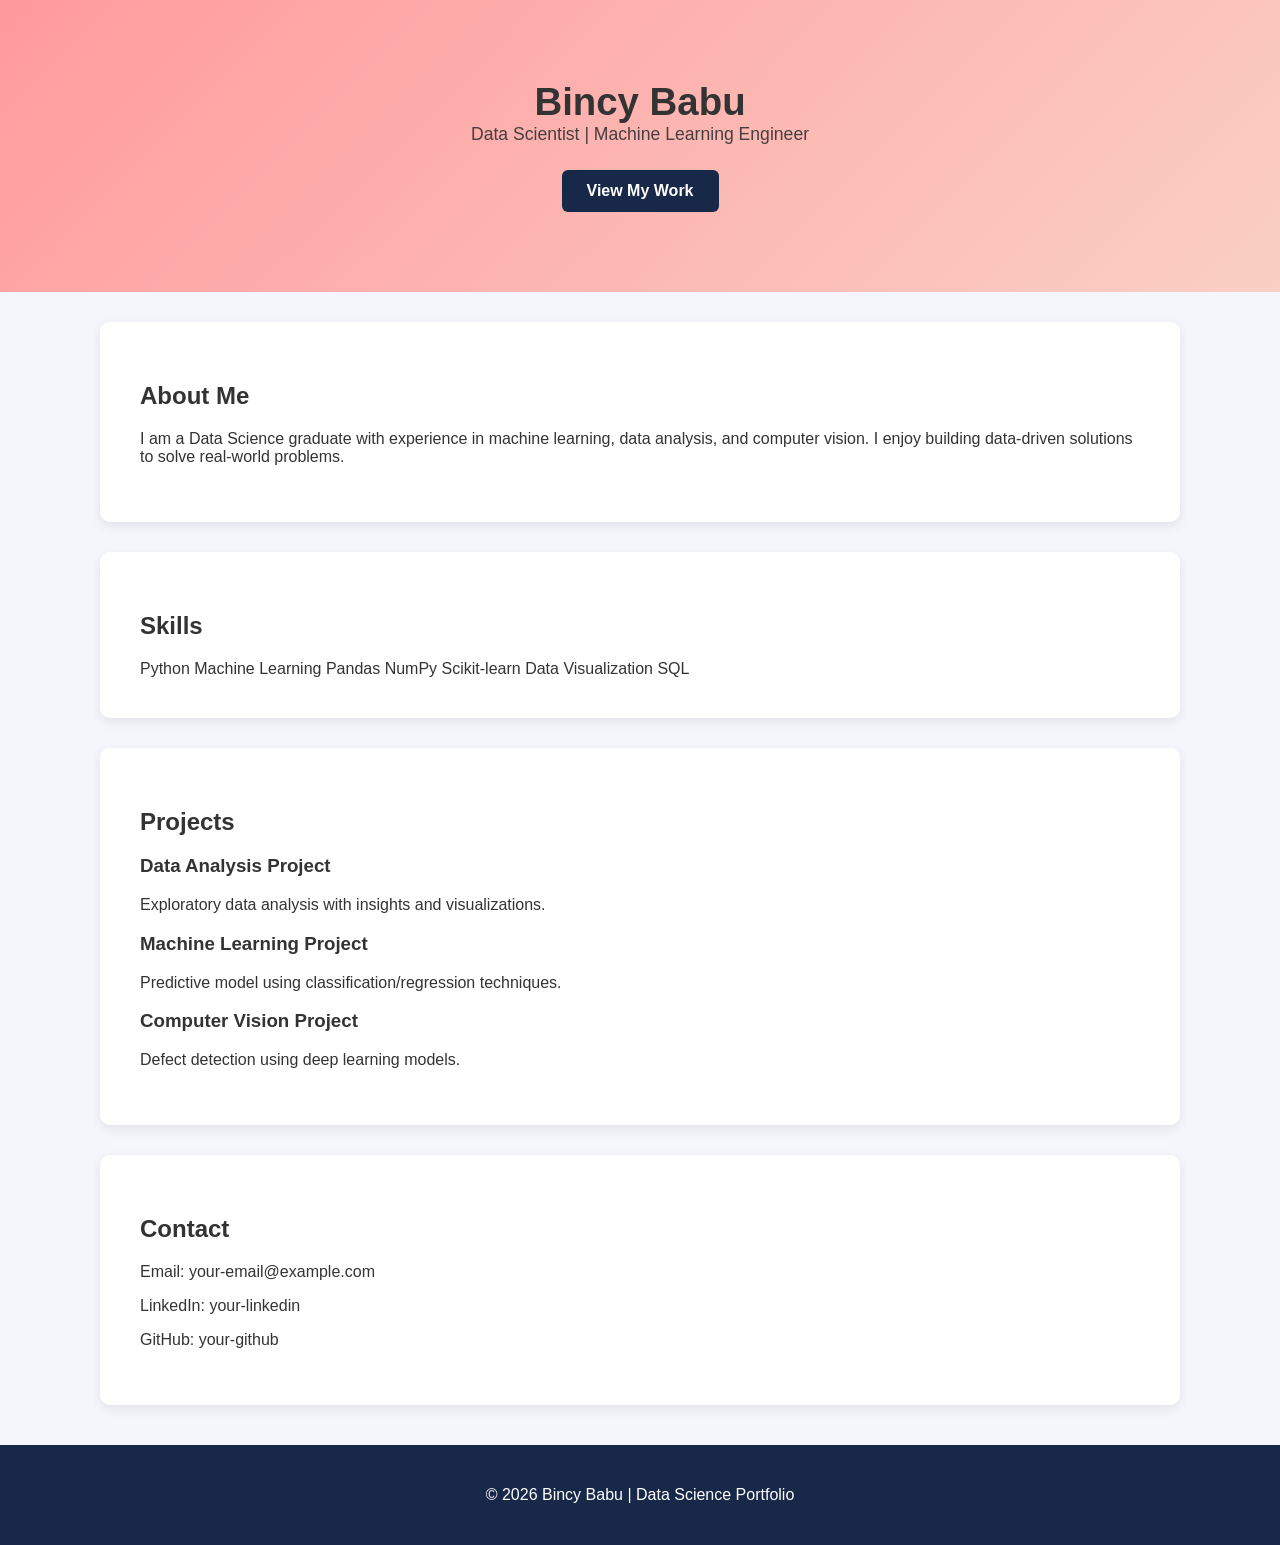
<file: index.html>
<!DOCTYPE html>
<html lang="en">
<head>
    <meta charset="UTF-8">
    <meta name="viewport" content="width=device-width, initial-scale=1.0">
    <title>Bincy Babu | Data Scientist</title>
    <link rel="stylesheet" href="style.css">
</head>

<body>

<header class="hero">
    <h1>Bincy Babu</h1>
    <p>Data Scientist | Machine Learning Engineer</p>
    <a href="#projects" class="btn">View My Work</a>
</header>

<section class="section">
    <h2>About Me</h2>
    <p>
        I am a Data Science graduate with experience in machine learning, data analysis, and computer vision.
        I enjoy building data-driven solutions to solve real-world problems.
    </p>
</section>

<section class="section">
    <h2>Skills</h2>
    <div class="skills">
        <span>Python</span>
        <span>Machine Learning</span>
        <span>Pandas</span>
        <span>NumPy</span>
        <span>Scikit-learn</span>
        <span>Data Visualization</span>
        <span>SQL</span>
    </div>
</section>

<section class="section" id="projects">
    <h2>Projects</h2>

    <div class="card">
        <h3>Data Analysis Project</h3>
        <p>Exploratory data analysis with insights and visualizations.</p>
    </div>

    <div class="card">
        <h3>Machine Learning Project</h3>
        <p>Predictive model using classification/regression techniques.</p>
    </div>

    <div class="card">
        <h3>Computer Vision Project</h3>
        <p>Defect detection using deep learning models.</p>
    </div>

</section>

<section class="section">
    <h2>Contact</h2>
    <p>Email: your-email@example.com</p>
    <p>LinkedIn: your-linkedin</p>
    <p>GitHub: your-github</p>
</section>

<footer>
    <p>© 2026 Bincy Babu | Data Science Portfolio</p>
</footer>

</body>
</html>
</file>
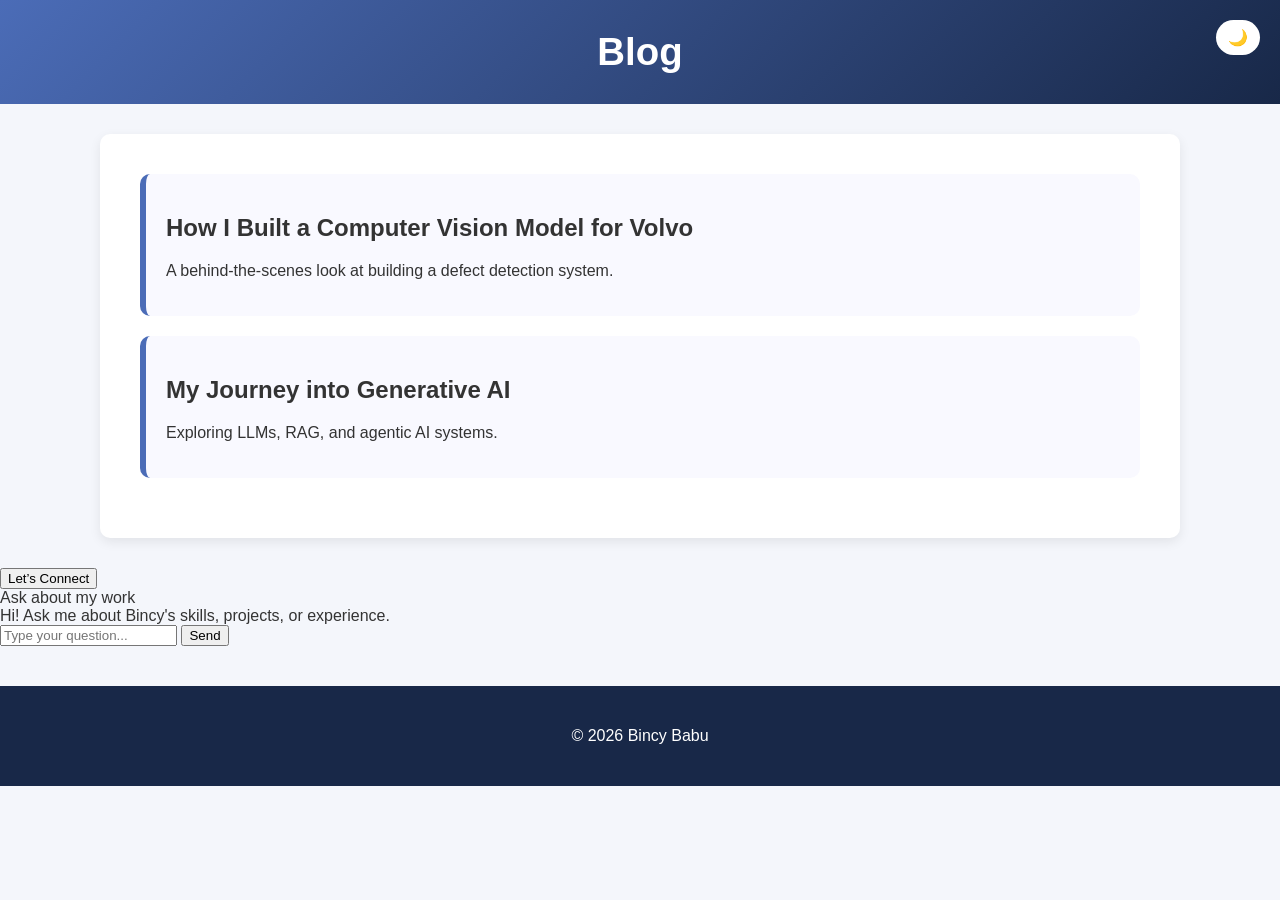
<file: blog.html>
<!DOCTYPE html>
<html lang="en">
<head>
    <meta charset="UTF-8">
    <meta name="viewport" content="width=device-width, initial-scale=1.0">
    <title>Blog | Bincy Babu</title>
    <link rel="stylesheet" href="style.css">
    <script src="script.js" defer></script>
</head>

<body>
<header>
    <h1>Blog</h1>
    <button id="darkToggle">🌙</button>
</header>

<section>
    <div class="project-card">
        <h2>How I Built a Computer Vision Model for Volvo</h2>
        <p>A behind-the-scenes look at building a defect detection system.</p>
    </div>

    <div class="project-card">
        <h2>My Journey into Generative AI</h2>
        <p>Exploring LLMs, RAG, and agentic AI systems.</p>
    </div>
</section>

<button class="floating-contact" onclick="window.location.href='contact.html'">
    Let’s Connect
</button>

<div id="chatbot">
    <div id="chatbot-header">Ask about my work</div>
    <div id="chatbot-body">
        <div class="chatbot-message bot">Hi! Ask me about Bincy's skills, projects, or experience.</div>
    </div>
    <div id="chatbot-input-area">
        <input type="text" id="chatbot-input" placeholder="Type your question...">
        <button id="chatbot-send">Send</button>

<footer>
    <p>© 2026 Bincy Babu</p>
</footer>
</body>
</html>
</file>
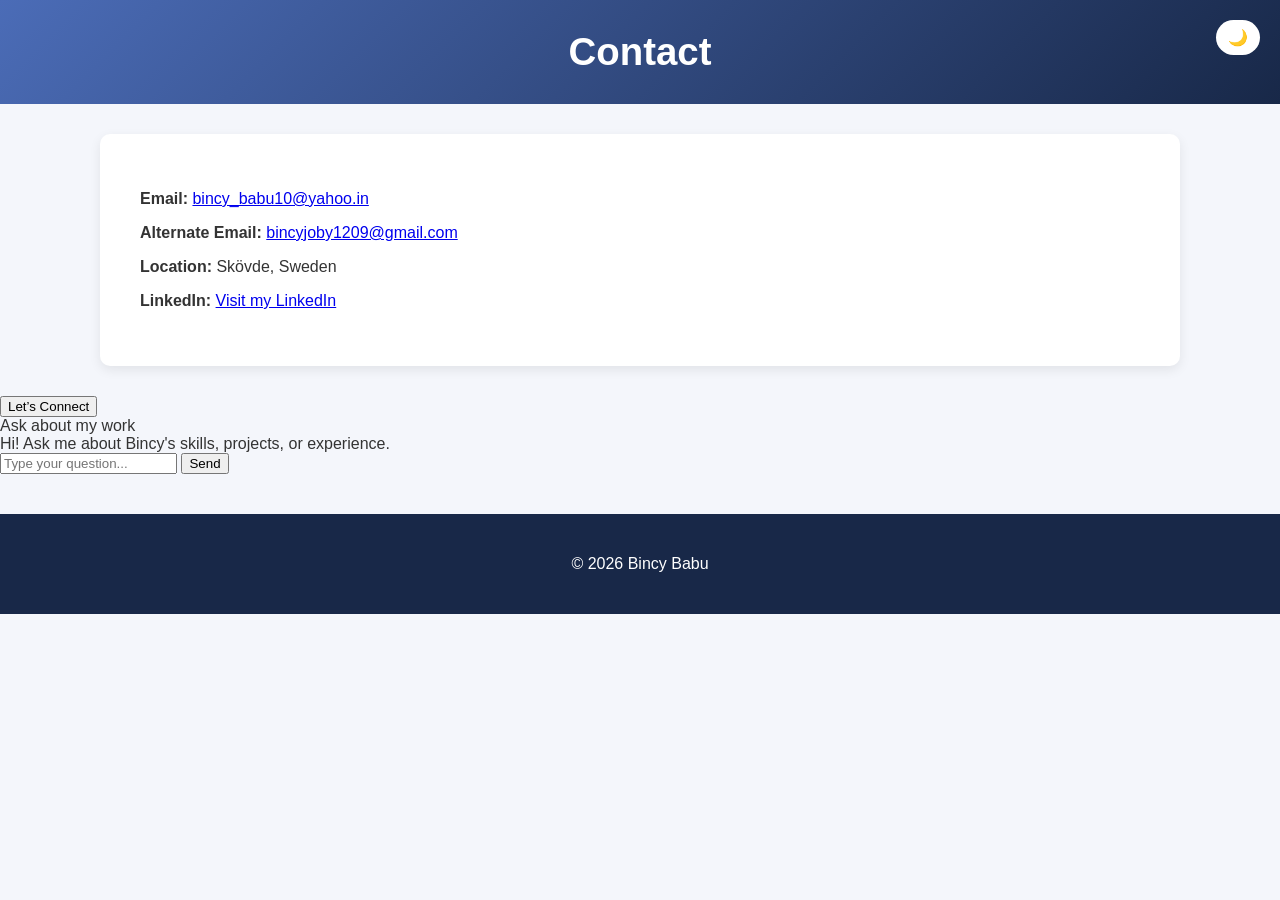
<file: contact.html>
<!DOCTYPE html>
<html lang="en">
<head>
    <meta charset="UTF-8">
    <meta name="viewport" content="width=device-width, initial-scale=1.0">
    <title>Contact | Bincy Babu</title>
    <link rel="stylesheet" href="style.css">
    <script src="script.js" defer></script>
</head>

<body>
<header>
    <h1>Contact</h1>
    <button id="darkToggle" aria-label="Toggle dark mode">🌙</button>
</header>

<section>
    <p><strong>Email:</strong>
        <a href="mailto:bincy_babu10@yahoo.in">bincy_babu10@yahoo.in</a>
    </p>

    <p><strong>Alternate Email:</strong>
        <a href="mailto:bincyjoby1209@gmail.com">bincyjoby1209@gmail.com</a>
    </p>

    <p><strong>Location:</strong> Skövde, Sweden</p>

    <p><strong>LinkedIn:</strong>
        <a href="https://www.linkedin.com/in/bincy-babu10/" target="_blank" rel="noopener">
            Visit my LinkedIn
        </a>
    </p>
</section>

<button class="floating-contact" onclick="window.location.href='contact.html'">
    Let’s Connect
</button>

<div id="chatbot">
    <div id="chatbot-header">Ask about my work</div>
    <div id="chatbot-body">
        <div class="chatbot-message bot">
            Hi! Ask me about Bincy's skills, projects, or experience.
        </div>
    </div>

    <div id="chatbot-input-area">
        <input type="text" id="chatbot-input" placeholder="Type your question...">
        <button id="chatbot-send">Send</button>
    </div>
</div>

<footer>
    <p>© 2026 Bincy Babu</p>
</footer>

</body>
</html>
</file>
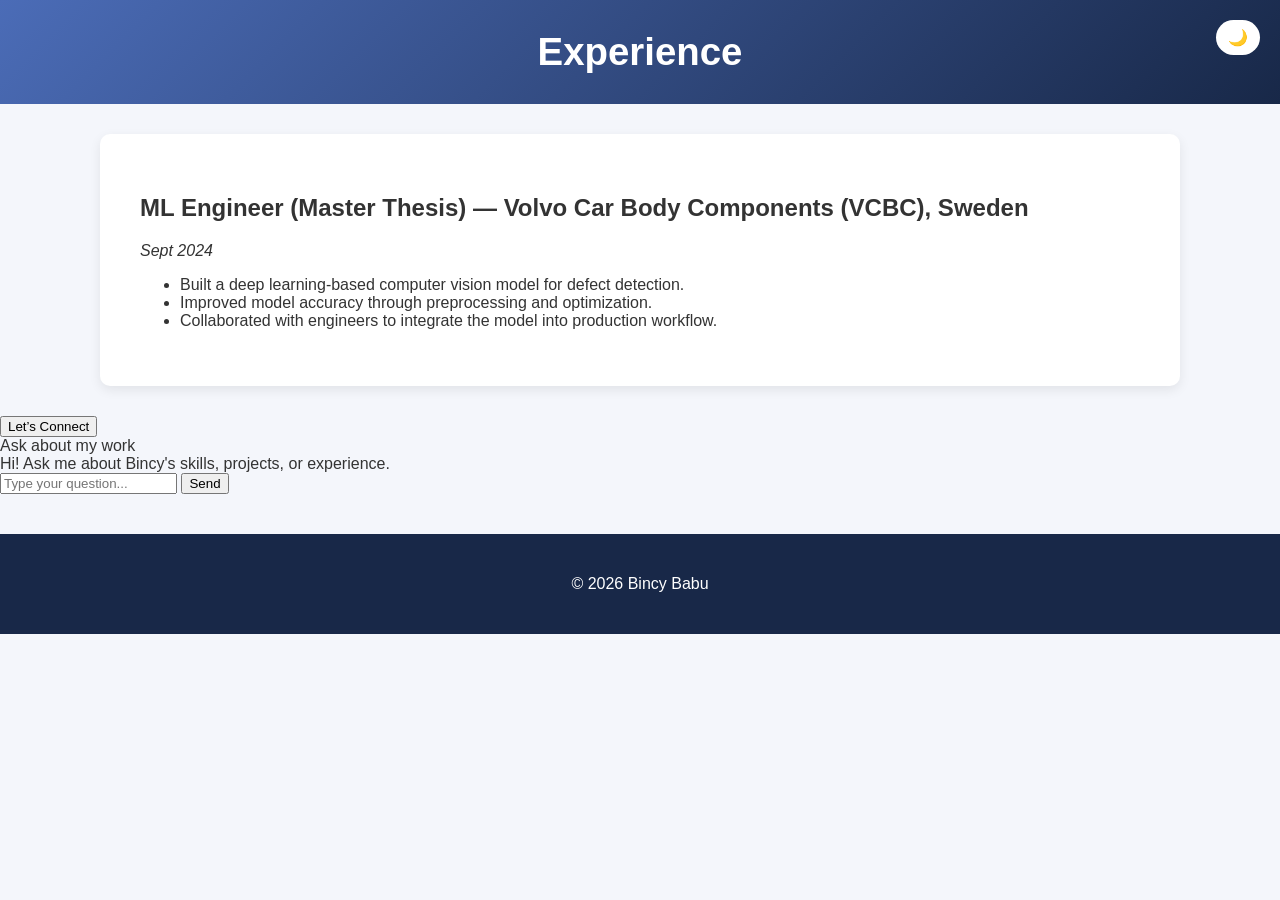
<file: experience.html>
<!DOCTYPE html>
<html lang="en">
<head>
    <meta charset="UTF-8">
    <meta name="viewport" content="width=device-width, initial-scale=1.0">
    <title>Experience | Bincy Babu</title>
    <link rel="stylesheet" href="style.css">
    <script src="script.js" defer></script>
</head>

<body>
<header>
    <h1>Experience</h1>
    <button id="darkToggle">🌙</button>
</header>

<section>
    <h2>ML Engineer (Master Thesis) — Volvo Car Body Components (VCBC), Sweden</h2>
    <p><em>Sept 2024</em></p>
    <ul>
        <li>Built a deep learning-based computer vision model for defect detection.</li>
        <li>Improved model accuracy through preprocessing and optimization.</li>
        <li>Collaborated with engineers to integrate the model into production workflow.</li>
    </ul>
</section>
<button class="floating-contact" onclick="window.location.href='contact.html'">
    Let’s Connect
</button>

<div id="chatbot">
    <div id="chatbot-header">Ask about my work</div>
    <div id="chatbot-body">
        <div class="chatbot-message bot">Hi! Ask me about Bincy's skills, projects, or experience.</div>
    </div>
    <div id="chatbot-input-area">
        <input type="text" id="chatbot-input" placeholder="Type your question...">
        <button id="chatbot-send">Send</button>

<footer>
    <p>© 2026 Bincy Babu</p>
</footer>
</body>
</html>
</file>
<file: style.css>
/* ---------- GLOBAL ---------- */
body {
    font-family: 'Segoe UI', Arial, sans-serif;
    margin: 0;
    padding: 0;
    background: #f4f6fb;
    color: #333;
    transition: background 0.3s, color 0.3s;
}

.dark-mode {
    background: #121212;
    color: #e6e6e6;
}

/* ---------- HEADER ---------- */
header {
    background: linear-gradient(135deg, #4b6cb7, #182848);
    color: white;
    padding: 30px 20px;
    text-align: center;
    position: relative;
}

header h1 {
    margin: 0;
    font-size: 2.4rem;
    font-weight: 700;
}

header p {
    margin-top: 8px;
    font-size: 1.1rem;
    opacity: 0.9;
}

/* ---------- DARK MODE BUTTON ---------- */
#darkToggle {
    position: absolute;
    top: 20px;
    right: 20px;
    background: white;
    border: none;
    padding: 8px 12px;
    border-radius: 20px;
    cursor: pointer;
    font-size: 1rem;
    transition: 0.3s;
}

#darkToggle:hover {
    background: #ffdd57;
}

/* ---------- NAVIGATION ---------- */
nav {
    margin-top: 15px;
}

nav a {
    color: #ffffff;
    margin: 0 18px;
    text-decoration: none;
    font-weight: 600;
    font-size: 1rem;
    transition: 0.3s;
}

nav a:hover {
    color: #ffdd57;
}

/* ---------- HERO SECTION ---------- */
.hero {
    padding: 80px 20px;
    text-align: center;
    background: linear-gradient(135deg, #ff9a9e, #fad0c4);
    color: #333;
}

.hero h2 {
    font-size: 2.2rem;
    margin-bottom: 15px;
}

.hero p {
    max-width: 700px;
    margin: auto;
    font-size: 1.1rem;
}

.btn {
    display: inline-block;
    margin-top: 25px;
    padding: 12px 25px;
    background: #182848;
    color: white;
    text-decoration: none;
    border-radius: 6px;
    font-weight: 600;
    transition: 0.3s;
}

.btn:hover {
    background: #4b6cb7;
}

/* ---------- CONTENT SECTIONS ---------- */
section {
    padding: 40px;
    max-width: 1000px;
    margin: 30px auto;
    background: white;
    border-radius: 10px;
    box-shadow: 0 4px 12px rgba(0,0,0,0.08);
    transition: background 0.3s, color 0.3s;
}

.dark-mode section {
    background: #1e1e1e;
}

/* ---------- PROFILE PHOTO ---------- */
.profile-container {
    text-align: center;
    margin-bottom: 20px;
}

.profile-photo {
    width: 180px;
    height: 180px;
    border-radius: 50%;
    object-fit: cover;
    box-shadow: 0 4px 12px rgba(0,0,0,0.25);
    border: 4px solid #4b6cb7;
    transition: 0.3s;
}

.profile-photo:hover {
    transform: scale(1.05);
}

/* ---------- PROJECT CARDS ---------- */
.project-card {
    background: #f9f9ff;
    padding: 20px;
    border-radius: 10px;
    margin-bottom: 20px;
    border-left: 6px solid #4b6cb7;
    transition: 0.3s;
}

.project-card:hover {
    transform: translateY(-5px);
    background: #eef1ff;
}

.dark-mode .project-card {
    background: #2a2a2a;
    border-left-color: #ffdd57;
}

/* ---------- GALLERY ---------- */
.gallery {
    display: flex;
    gap: 15px;
    margin-bottom: 25px;
}

.gallery img {
    width: 32%;
    border-radius: 10px;
    box-shadow: 0 4px 12px rgba(0,0,0,0.15);
    transition: 0.3s;
}

.gallery img:hover {
    transform: scale(1.05);
}

/* ---------- FOOTER ---------- */
footer {
    text-align: center;
    padding: 25px;
    background: #182848;
    color: white;
    margin-top: 40px;
}
</file>
